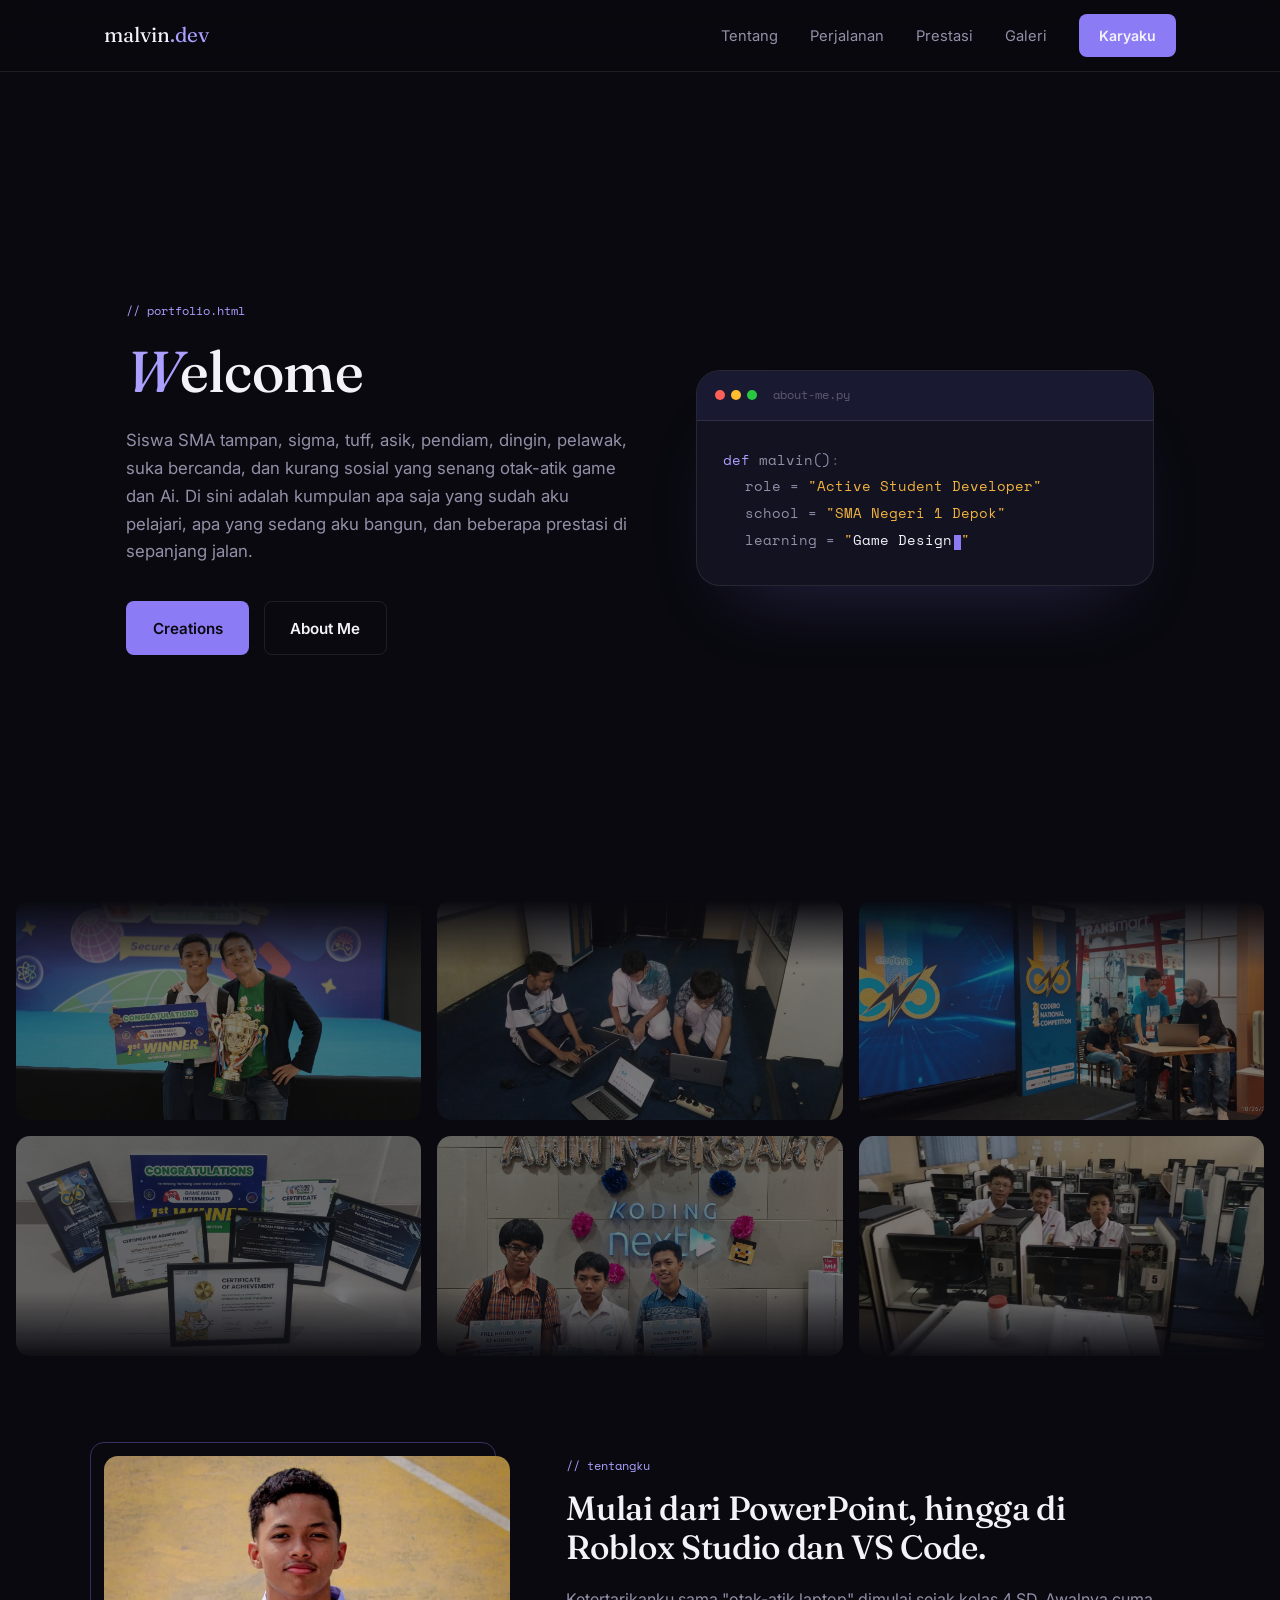
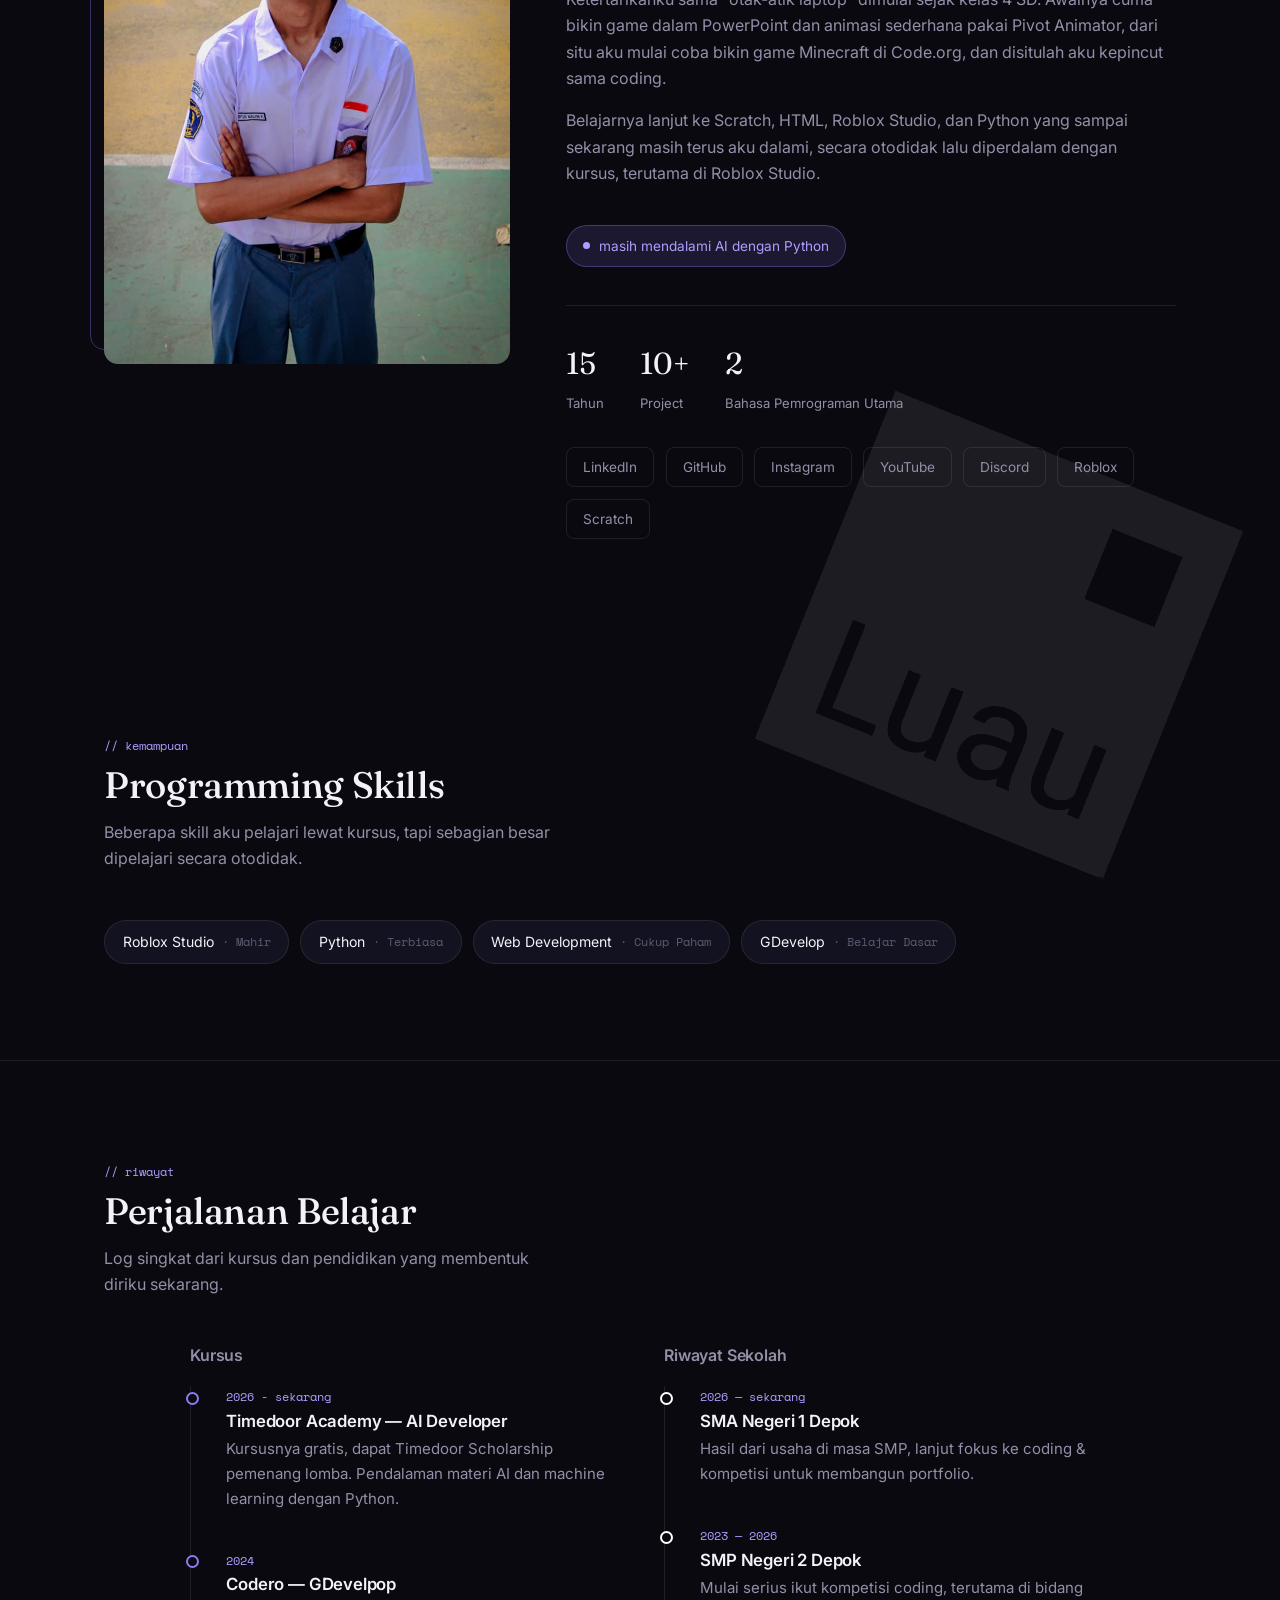
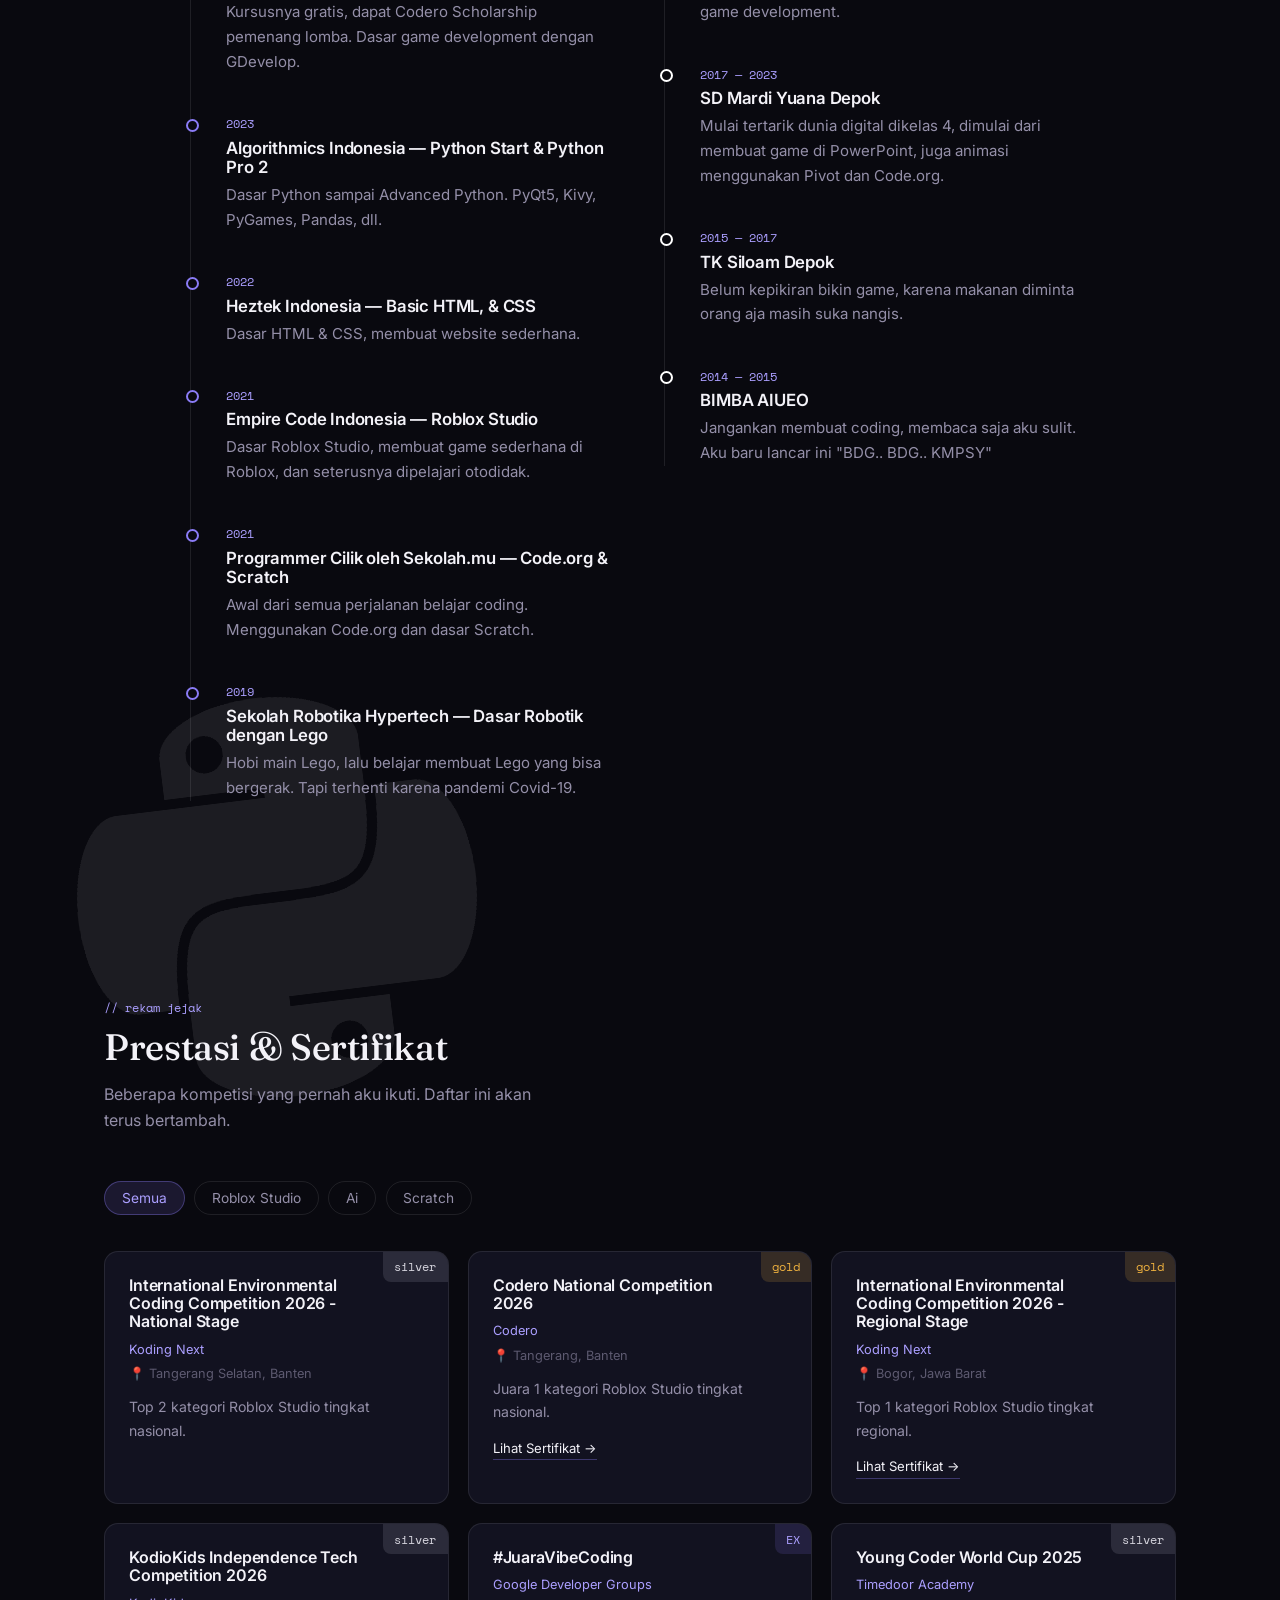
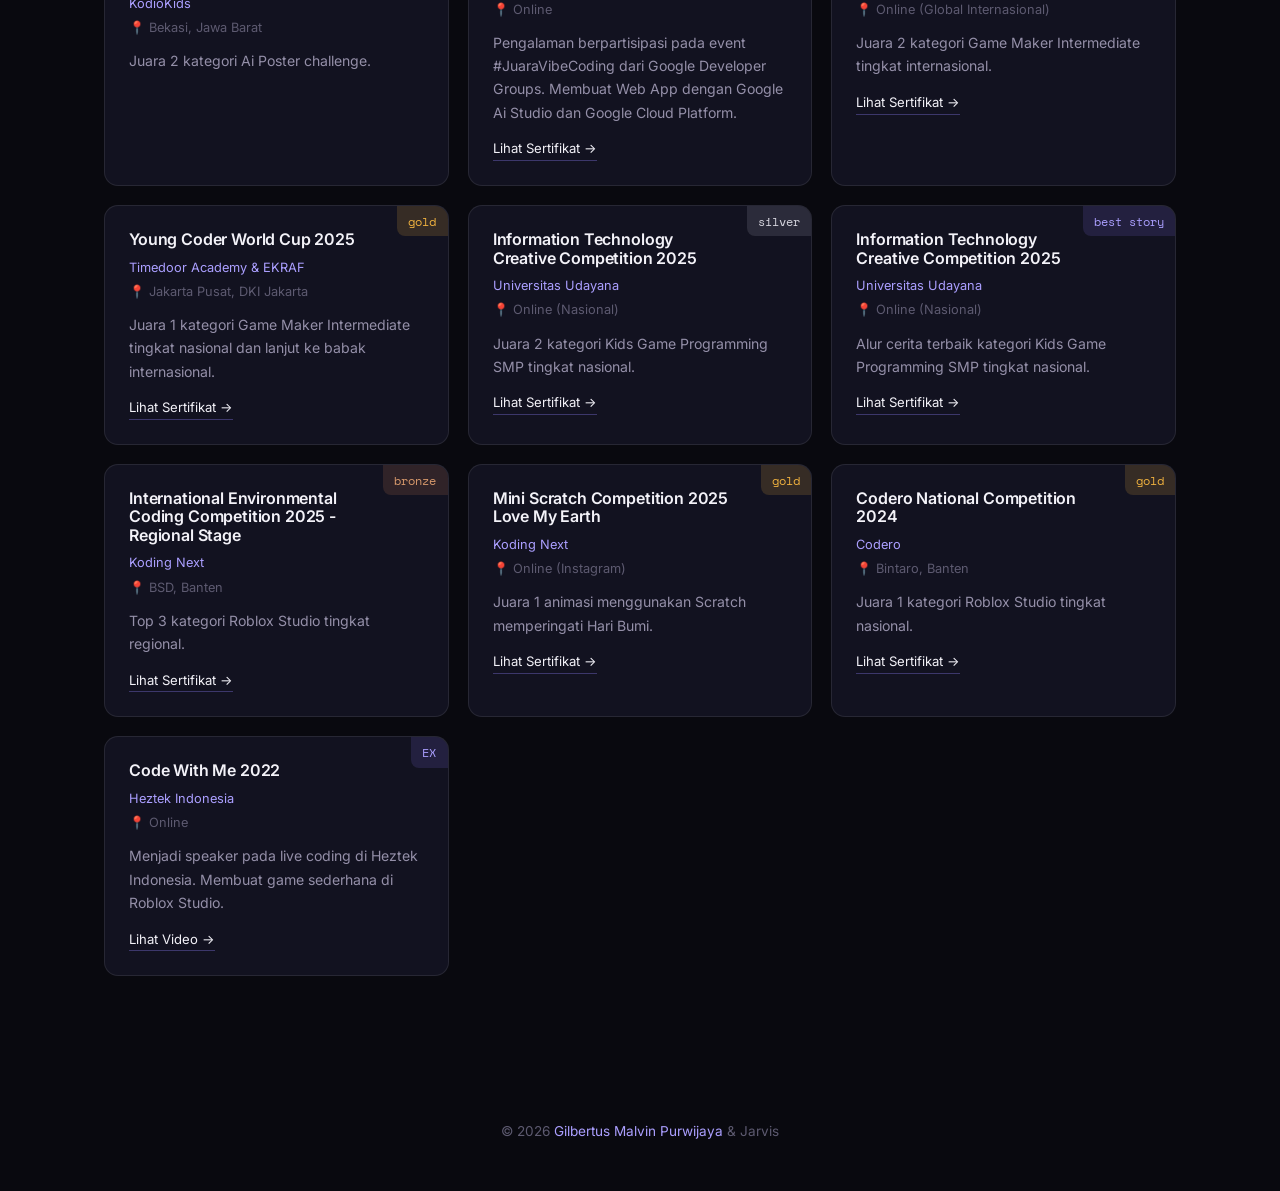
<file: index.html>
<!DOCTYPE html>
<html lang="id">
<head>
    <meta charset="UTF-8">
    <meta name="viewport" content="width=device-width, initial-scale=1.0">
    <title>malvin.dev</title>
    <link rel="icon" type="image/x-icon" href="assets/favicon.ico">
    <link rel="preconnect" href="https://fonts.googleapis.com">
    <link rel="stylesheet" href="https://fonts.googleapis.com/css2?family=Fraunces:ital,wght@0,400;0,500;0,600;1,400;1,500&family=Inter:wght@400;500;600;700&family=Space+Mono:wght@400;700&display=swap">
    <link rel="stylesheet" href="style.css">
</head>
<body>

    <!-- Navbar -->
    <nav class="navbar">
        <div class="wrap">
            <a href="#home" class="logo">malvin<span>.dev</span></a>
            <ul class="nav-links">
                <li><a href="#about">Tentang</a></li>
                <li><a href="#journey">Perjalanan</a></li>
                <li><a href="#achievements">Prestasi</a></li>
                <li><a href="gallery.html">Galeri</a></li>
                <li><a href="works.html" class="btn nav-cta">Karyaku</a></li>
            </ul>
            <button class="menu-toggle" id="menu-toggle" aria-label="Buka menu">
                <span></span><span></span><span></span>
            </button>
        </div>
    </nav>

    <div class="mobile-drawer" id="mobile-drawer">
        <a href="#about">Tentang</a>
        <a href="#journey">Perjalanan</a>
        <a href="#achievements">Prestasi</a>
        <a href="gallery.html">Galeri</a>
        <a href="works.html">Karyaku</a>
    </div>  

    <!-- Hero -->
    <section id="home" class="hero">
        <div class="wrap">
            <div class="hero-copy">
                <span class="eyebrow">// portfolio.html</span>
                <h1><em>W</em>elcome</h1>
                <p class="lede">
                    Siswa SMA tampan, sigma, tuff, asik, pendiam, dingin, pelawak, suka bercanda, dan kurang sosial yang senang otak-atik game dan Ai. Di sini adalah
                    kumpulan apa saja yang sudah aku pelajari, apa yang sedang aku bangun,
                    dan beberapa prestasi di sepanjang jalan.
                </p>
                <div class="hero-actions">
                    <a href="works.html" class="btn btn-primary">Creations</a>
                    <a href="#about" class="btn btn-ghost">About Me</a>
                </div>
            </div>

            <div class="terminal" aria-hidden="true">
                <div class="terminal-bar">
                    <span class="dot"></span><span class="dot"></span><span class="dot"></span>
                    <span class="filename">about-me.py</span>
                </div>
                <div class="terminal-body">
                    <div><span class="key">def</span> malvin()<span class="punc">:</span></div>
                    <div class="indent">role = <span class="str">"Active Student Developer"</span></div>
                    <div class="indent">school = <span class="str">"SMA Negeri 1 Depok"</span></div>
                    <div class="indent cursor-line">learning = <span class="str">"<span id="typewriter"></span><span class="cursor"></span>"</span></div>
                </div>
            </div>
        </div>
    </section>

        <!-- Gallery Strip -->
    <a href="gallery.html" class="gallery-strip" id="gallery-strip" aria-label="Lihat galeri lengkap">
        <div class="gallery-track" id="gallery-track"><!-- diisi lewat CONFIG.galleryStrip di script.js --></div>
    </a>

    <!-- About -->
    <section id="about" class="section about" style="border-bottom: none;">
        <div class="wrap">
            <div class="about-photo">
                <div class="frame"></div>
                <img src="assets/ppMm.jpeg" alt="Foto profil Malvin">
            </div>
            <div class="about-copy">
                <span class="eyebrow">// tentangku</span>
                <h2>Mulai dari PowerPoint, hingga di Roblox Studio dan VS Code.</h2>
                <p>
                    Ketertarikanku sama "otak-atik laptop" dimulai sejak kelas 4 SD.
                    Awalnya cuma bikin game dalam PowerPoint dan animasi sederhana pakai Pivot Animator, dari situ
                    aku mulai coba bikin game Minecraft di Code.org, dan disitulah aku
                    kepincut sama coding.
                </p>
                <p>
                    Belajarnya lanjut ke Scratch, HTML, Roblox Studio, dan Python yang
                    sampai sekarang masih terus aku dalami, secara otodidak lalu diperdalam dengan kursus,
                    terutama di Roblox Studio.
                </p>
                <span class="status-chip"><span class="dot-live"></span> masih mendalami AI dengan Python</span>

                <div class="stat-row">
                    <div><span class="num">15</span><span class="label">Tahun</span></div>
                    <div><span class="num">10+</span><span class="label">Project</span></div>
                    <div><span class="num">2</span><span class="label">Bahasa Pemrograman Utama</span></div>
                </div>

                <div class="social-row">
                    <a href="https://id.linkedin.com/in/gilbertus-malvin-purwijaya" target="_blank" rel="noopener">LinkedIn</a>
                    <a href="https://github.com/vyn500" target="_blank" rel="noopener">GitHub</a>
                    <a href="https://www.instagram.com/_strvynn_/" target="_blank" rel="noopener">Instagram</a>
                    <a href="https://www.youtube.com/@starvin500" target="_blank" rel="noopener">YouTube</a>
                    <a href="https://discord.com/users/866906714690158592" target="_blank" rel="noopener">Discord</a>
                    <a href="https://www.roblox.com/users/profile?username=Starvin_500" target="_blank" rel="noopener">Roblox</a>
                    <a href="https://scratch.mit.edu/users/Starvin102/" target="_blank" rel="noopener">Scratch</a>
                </div>
            </div>
        </div>
    </section>
    

    <!-- Skills -->
    <section id="skills" class="section" style="position: relative;">
        <img class="bg-logo bg-logo-luau" src="assets/logoLuau.png" alt="">
        <div class="wrap">
            <div class="section-head">
                <span class="eyebrow">// kemampuan</span>
                <h2>Programming Skills</h2>
                <p>Beberapa skill aku pelajari lewat kursus, tapi sebagian besar dipelajari secara otodidak.</p>
            </div>
            <div class="skills-grid" id="skills-grid"><!-- diisi lewat CONFIG.skills di script.js --></div>
        </div>
    </section>

    

    <!-- Journey -->
        <section id="journey" class="section" style="border-bottom: none;">
        <div class="wrap">
            <div class="section-head">
                <span class="eyebrow">// riwayat</span>
                <h2>Perjalanan Belajar</h2>
                <p>Log singkat dari kursus dan pendidikan yang membentuk diriku sekarang.</p>
            </div>
            <div class="buildlog-grid">
                <div>
                    <h3 class="buildlog-heading">Kursus</h3>
                    <div class="buildlog" id="buildlog-kursus"></div>
                </div>
                <div>
                    <h3 class="buildlog-heading">Riwayat Sekolah</h3>
                    <div class="buildlog buildlog-white" id="buildlog-sekolah"></div>
                </div>
            </div>
        </div>
    </section>

    <!-- Achievements -->
    <section id="achievements" class="section" style="position: relative; border-bottom: none;">
        <img class="bg-logo bg-logo-python" src="assets/logoPython.png" alt="">
        <div class="wrap">
            <div class="section-head">
                <span class="eyebrow">// rekam jejak</span>
                <h2>Prestasi & Sertifikat</h2>
                <p>Beberapa kompetisi yang pernah aku ikuti. Daftar ini akan terus bertambah.</p>
            </div>
            <div class="filter-row" id="filter-row"><!-- diisi otomatis dari kategori di CONFIG.achievements --></div>
            <div class="achv-grid" id="achv-grid"><!-- diisi lewat CONFIG.achievements di script.js --></div>
        </div>
    </section>

    <footer>
        <div class="wrap">
            <p>&copy; 2026 <span class="highlight">Gilbertus Malvin Purwijaya</span> & Jarvis</p>
        </div>
    </footer>

    <script src="script.js"></script>
</body>
</html>
</file>
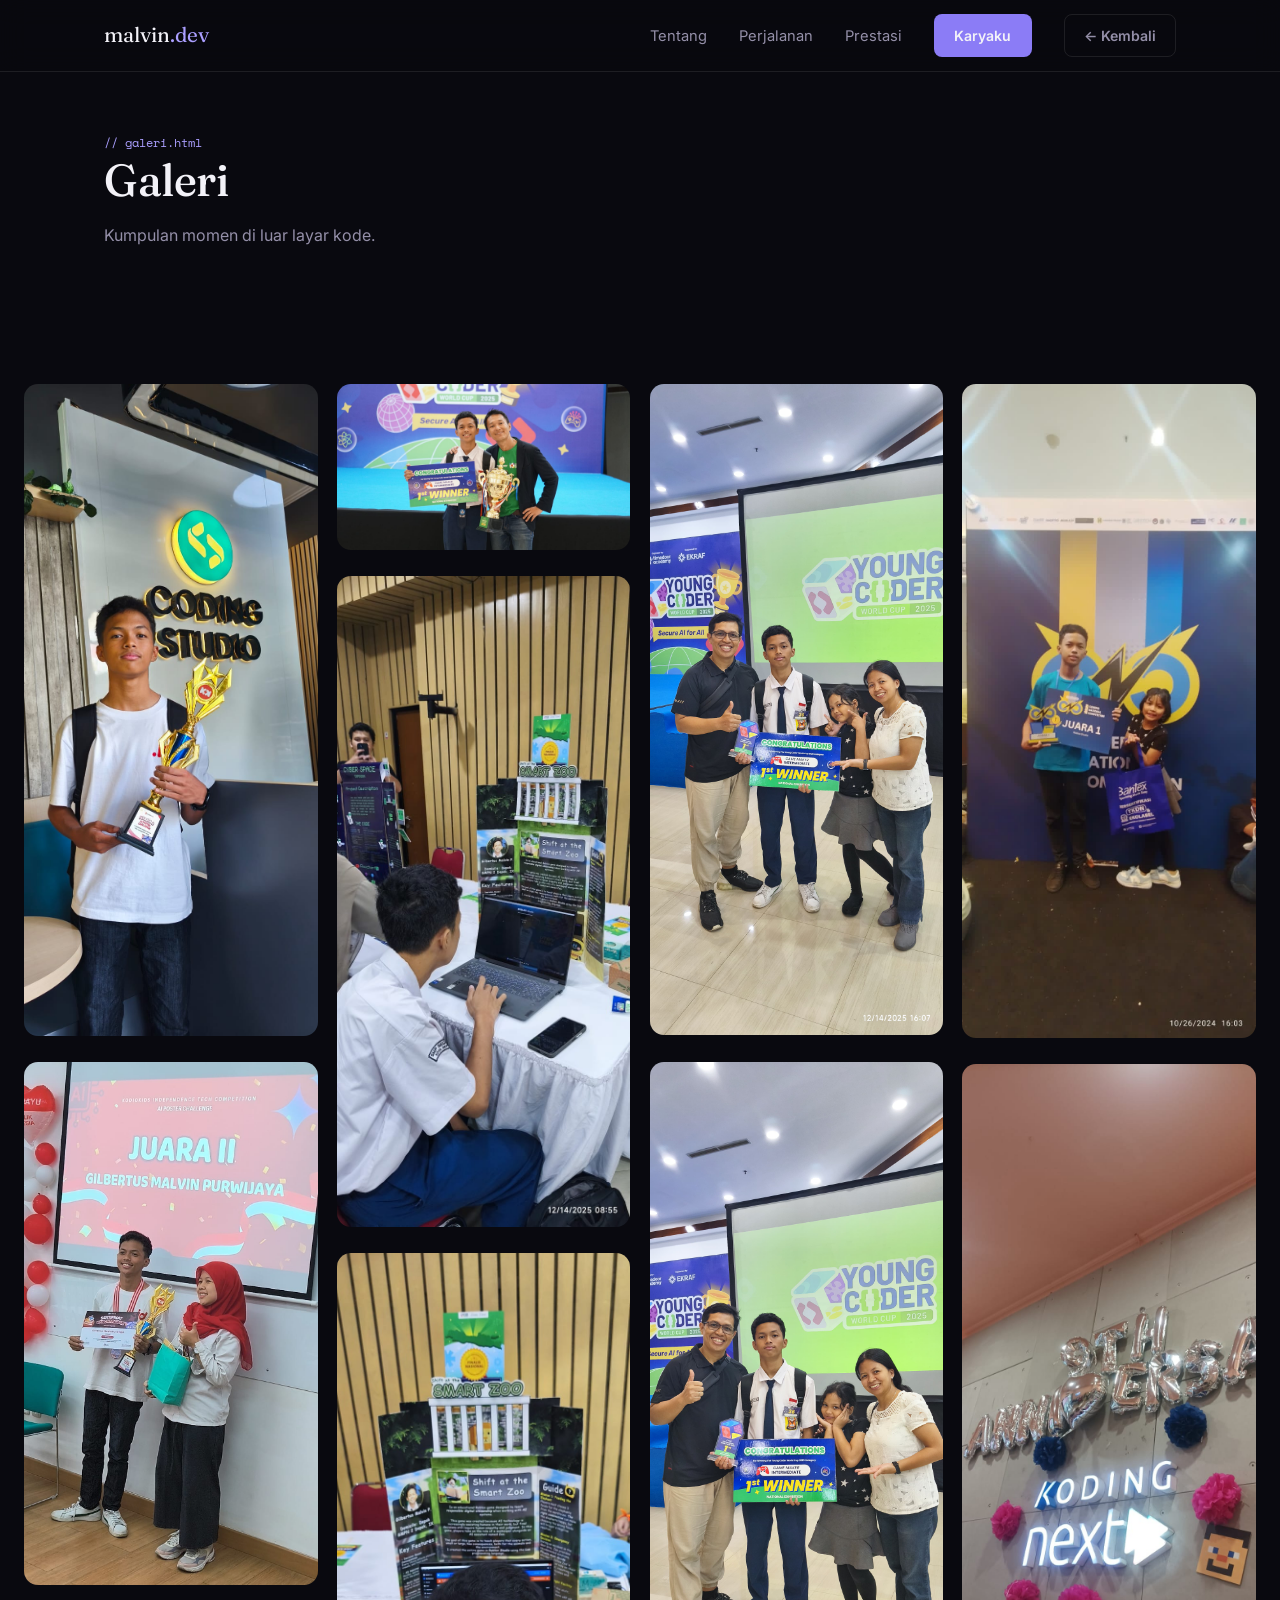
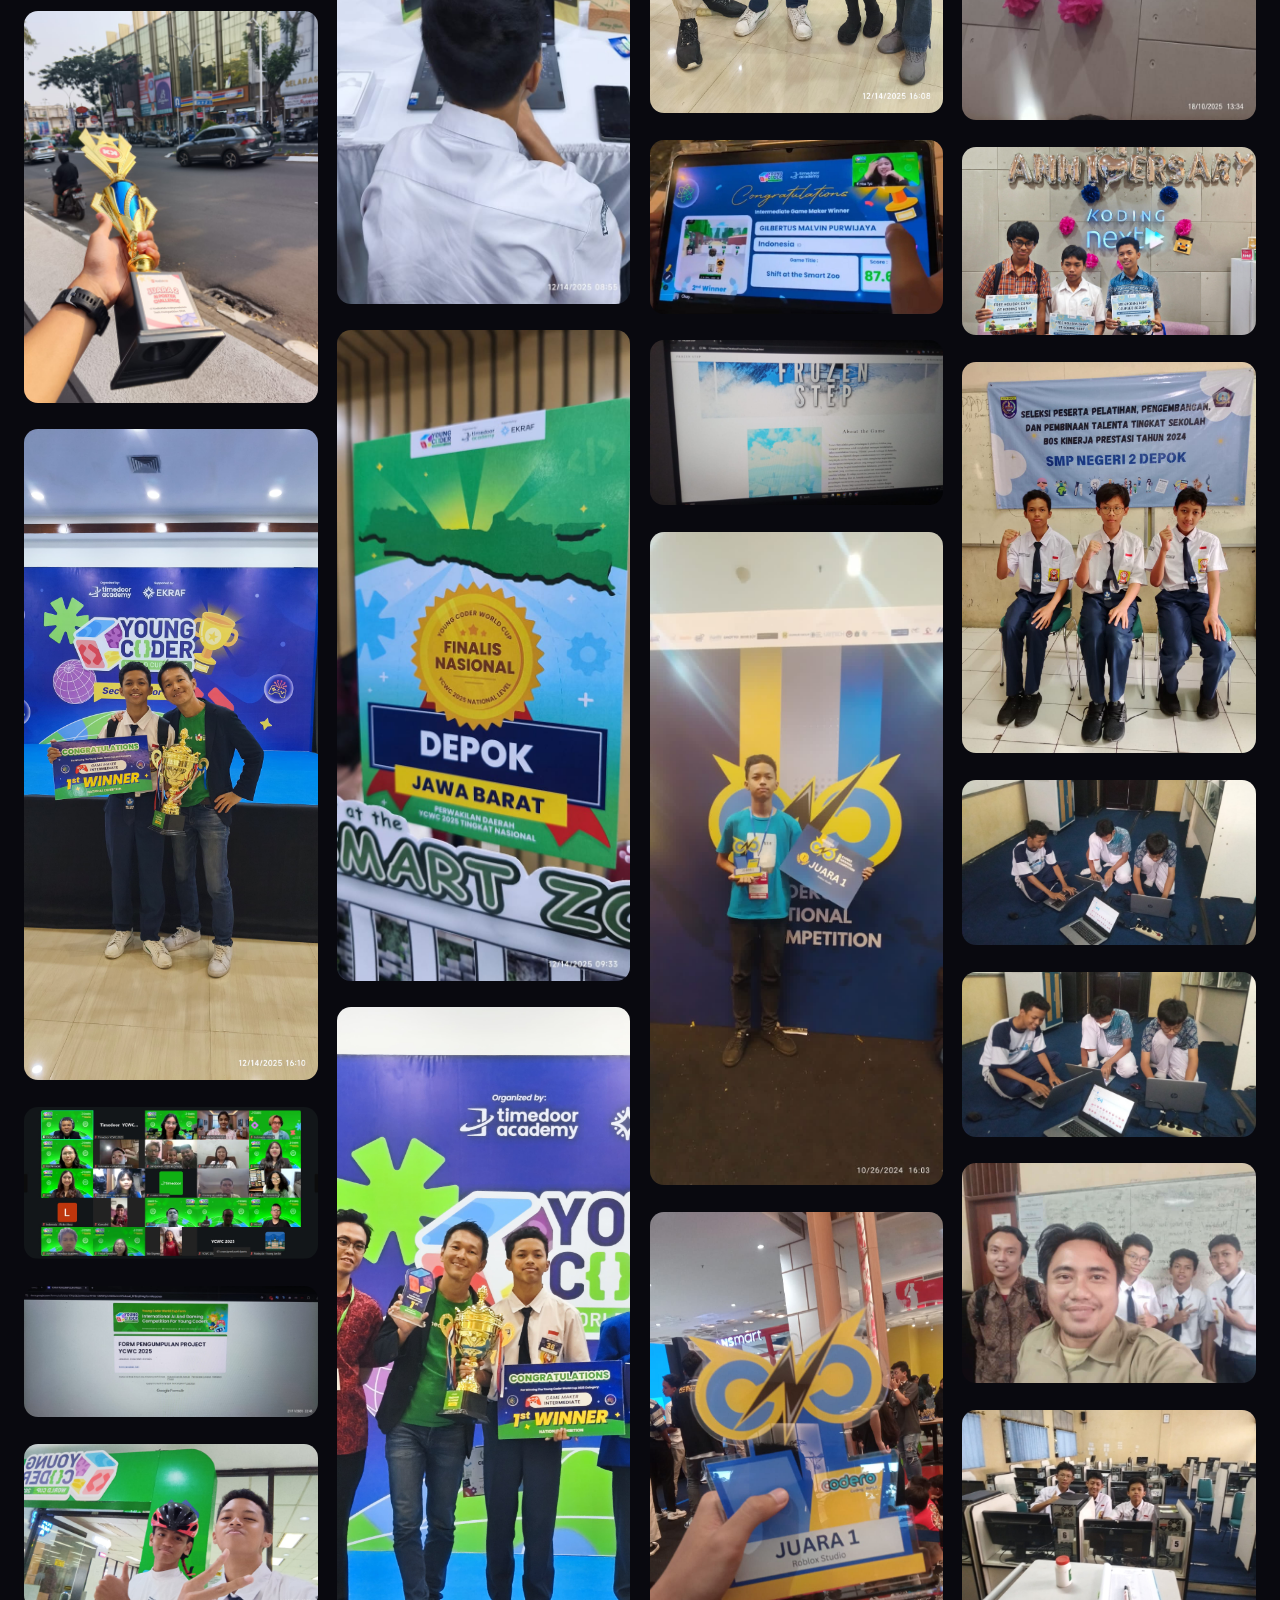
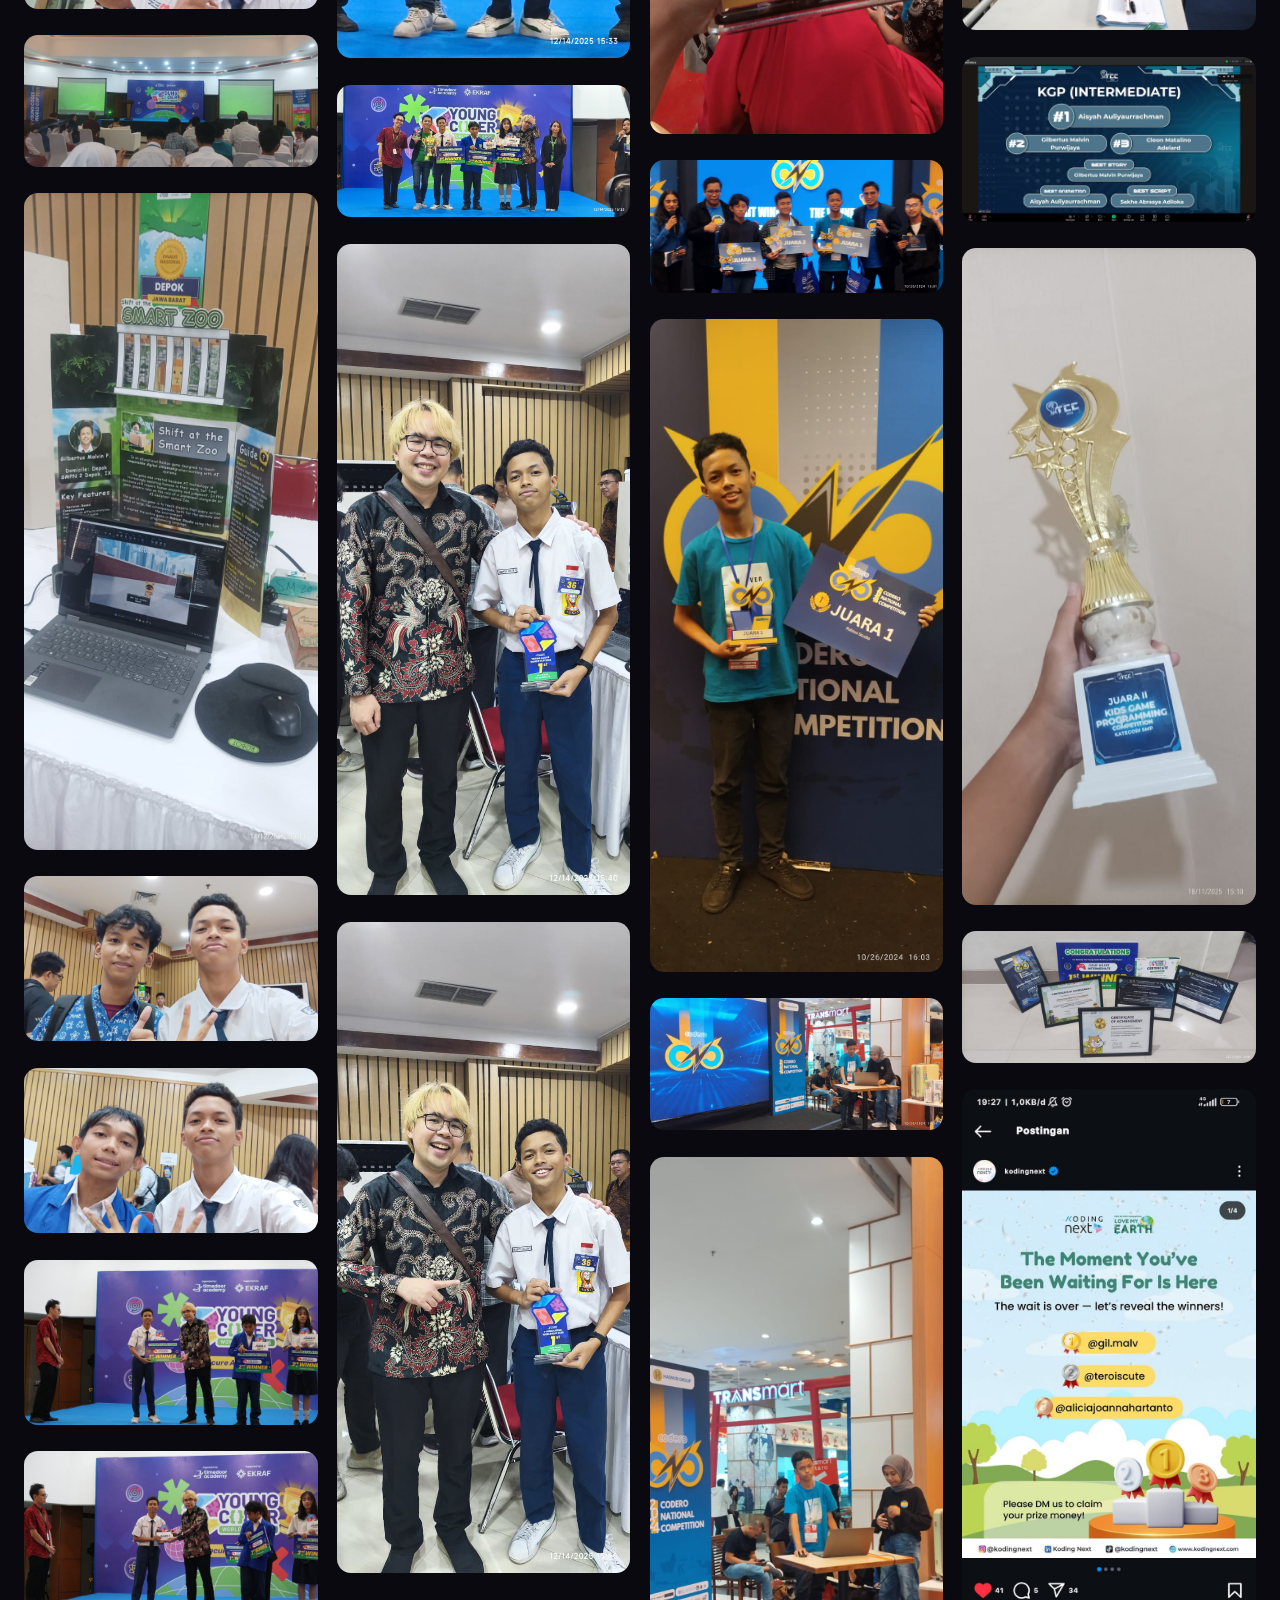
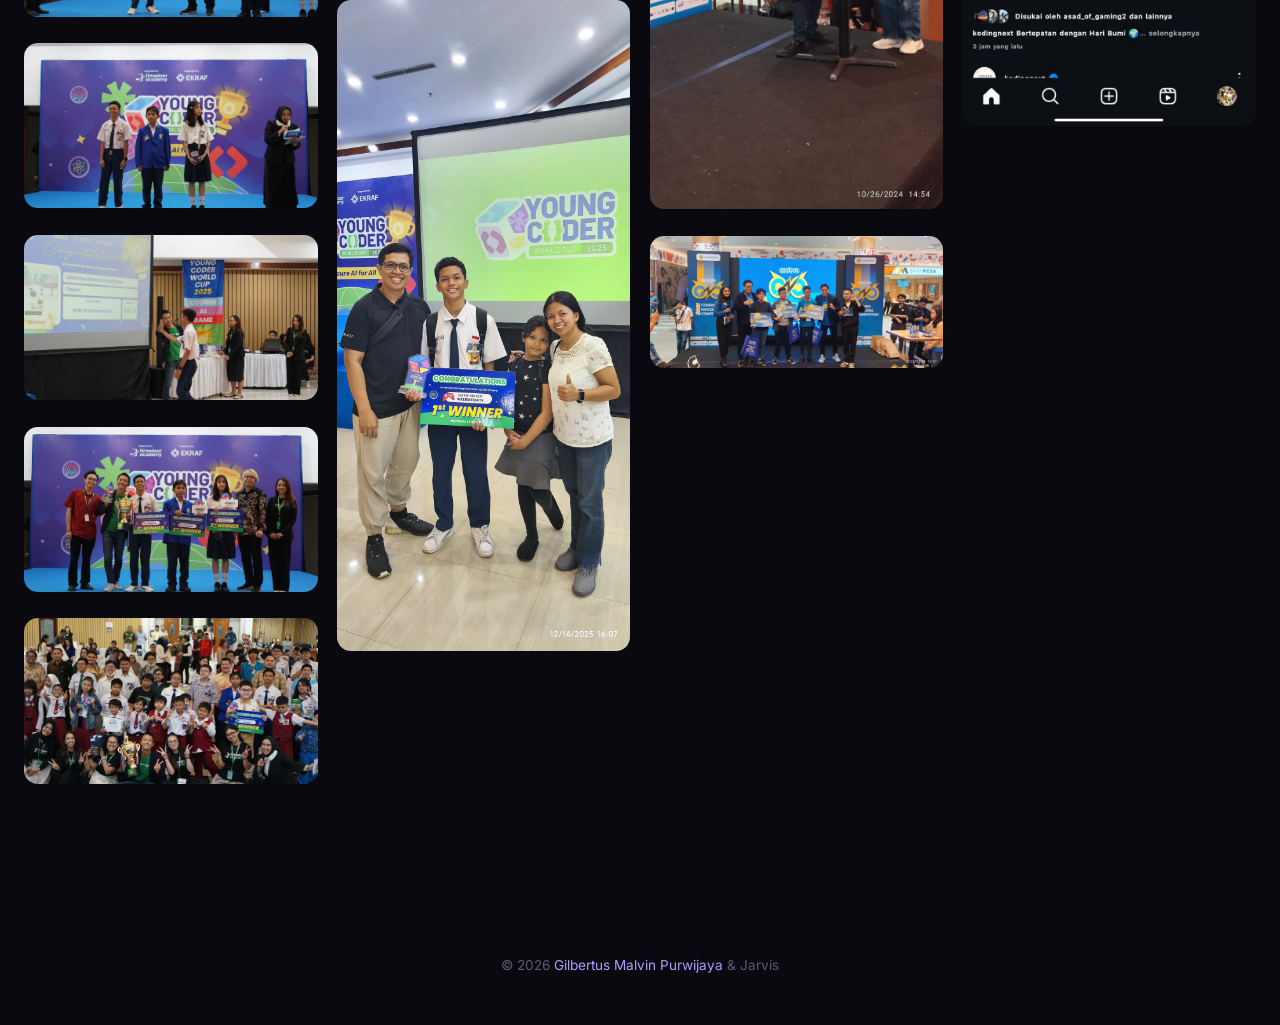
<file: gallery.html>
<!DOCTYPE html>
<html lang="id">
<head>
    <meta charset="UTF-8">
    <meta name="viewport" content="width=device-width, initial-scale=1.0">
    <title>Gallery | malvin.dev</title>
    <link rel="icon" type="image/x-icon" href="assets/favicon.ico">
    <link rel="preconnect" href="https://fonts.googleapis.com">
    <link rel="stylesheet" href="https://fonts.googleapis.com/css2?family=Fraunces:ital,wght@0,400;0,500;0,600;1,400;1,500&family=Inter:wght@400;500;600;700&family=Space+Mono:wght@400;700&display=swap">
    <link rel="stylesheet" href="style.css">
</head>
<body>

    <nav class="navbar">
        <div class="wrap">
            <a href="index.html" class="logo">malvin<span>.dev</span></a>
            <ul class="nav-links">
                <li><a href="index.html#about">Tentang</a></li>
                <li><a href="index.html#journey">Perjalanan</a></li>
                <li><a href="index.html#achievements">Prestasi</a></li>
                <li><a href="works.html" class="btn nav-cta">Karyaku</a></li>
                <li><a href="index.html" class="btn btn-ghost">← Kembali</a></li>
            </ul>
            <button class="menu-toggle" id="menu-toggle" aria-label="Buka menu">
                <span></span><span></span><span></span>
            </button>
        </div>
    </nav>

    <div class="mobile-drawer" id="mobile-drawer">
        <a href="index.html#about">Tentang</a>
        <a href="index.html#journey">Perjalanan</a>
        <a href="index.html#achievements">Prestasi</a>
        <a href="works.html">Karyaku</a>
        <a href="index.html">← Kembali ke Home</a>
    </div>

    <section class="works-hero">
        <div class="wrap">
            <span class="eyebrow">// galeri.html</span>
            <h1>Galeri</h1>
            <p>Kumpulan momen di luar layar kode.</p>
        </div>
    </section>

    <section class="section" style="border-bottom:none;">
        <div class="wrap-wide">
            <div class="masonry" id="masonry">

                <!-- KODIO -->
                <figure class="mcard">
                    <img src="assets/foto/kodioinden%20(1).jpeg" alt="Sepulang lomba kodiokids">
                    <figcaption>Sepulang lomba kodiokids</figcaption>
                </figure>
                <figure class="mcard">
                    <img src="assets/foto/kodioinden%20(2).jpeg" alt="Penyerahan Piagam">
                    <figcaption>Penyerahan Piagam</figcaption>
                </figure>
                <figure class="mcard">
                    <img src="assets/foto/kodioinden%20(3).jpeg" alt="Sepulang lomba kodiokids">
                    <figcaption>Sepulang lomba kodiokids</figcaption>
                </figure>

                <!-- YCWC -->
                <figure class="mcard">
                    <img src="assets/foto/ycwc%20(1).jpeg" alt="Foto bersama Yutaka Tokunaga, CEO Timedoor Academy">
                    <figcaption>Foto bersama Yutaka Tokunaga, CEO Timedoor Academy</figcaption>
                </figure>
                <figure class="mcard">
                    <img src="assets/foto/ycwc%20(2).jpeg" alt="Foto bersama peserta YCWC International Stage melalui Zoom">
                    <figcaption>Foto bersama peserta YCWC International Stage melalui Zoom</figcaption>
                </figure>
                <figure class="mcard">
                    <img src="assets/foto/ycwc%20(3).jpeg" alt="Bukti submission proyek YCWC">
                    <figcaption>Bukti submission proyek YCWC</figcaption>
                </figure>
                <figure class="mcard">
                    <img src="assets/foto/ycwc%20(4).jpeg" alt="Selfie dengan Prach, teman sekelas yang mampir untuk mensupportku">
                    <figcaption>Selfie dengan Prach, teman sekelas yang mampir untuk mensupportku</figcaption>
                </figure>
                <figure class="mcard">
                    <img src="assets/foto/ycwc%20(5).jpeg" alt="Gedung acara YCWC National Stage">
                    <figcaption>Gedung acara YCWC National Stage</figcaption>
                </figure>
                <figure class="mcard">
                    <img src="assets/foto/ycwc%20(6).jpeg" alt="Project Display Board Shift at The Smart Zoo">
                    <figcaption>Project Display Board Shift at The Smart Zoo</figcaption>
                </figure>
                <figure class="mcard">
                    <img src="assets/foto/ycwc%20(7).jpeg" alt="Selfie dengan Alvaro, peserta YCWC National Stage">
                    <figcaption>Selfie dengan Alvaro, peserta YCWC National Stage</figcaption>
                </figure>
                <figure class="mcard">
                    <img src="assets/foto/ycwc%20(8).jpeg" alt="Selfie dengan Jeremy, peserta YCWC National Stage">
                    <figcaption>Selfie dengan Jeremy, peserta YCWC National Stage</figcaption>
                </figure>
                <figure class="mcard">
                    <img src="assets/foto/ycwc%20(9).jpeg" alt="Penyerahan hadiah YCWC National Stage">
                    <figcaption>Penyerahan hadiah YCWC National Stage</figcaption>
                </figure>
                <figure class="mcard">
                    <img src="assets/foto/ycwc%20(10).jpeg" alt="Penyerahan hadiah YCWC National Stage">
                    <figcaption>Penyerahan hadiah YCWC National Stage</figcaption>
                </figure>
                <figure class="mcard">
                    <img src="assets/foto/ycwc%20(11).jpeg" alt="Pemanggilan pemenang YCWC National Stage">
                    <figcaption>Pemanggilan pemenang YCWC National Stage</figcaption>
                </figure>
                <figure class="mcard">
                    <img src="assets/foto/ycwc%20(12).jpeg" alt="Pemanggilan pemenang YCWC National Stage">
                    <figcaption>Pemanggilan pemenang YCWC National Stage</figcaption>
                </figure>
                <figure class="mcard">
                    <img src="assets/foto/ycwc%20(13).jpeg" alt="Foto bersama pemenang kategori Game Maker Intermediate">
                    <figcaption>Foto bersama pemenang kategori Game Maker Intermediate</figcaption>
                </figure>
                <figure class="mcard">
                    <img src="assets/foto/ycwc%20(14).jpeg" alt="Foto bersama seluruh peserta YCWC National Stage">
                    <figcaption>Foto bersama seluruh peserta YCWC National Stage</figcaption>
                </figure>
                <figure class="mcard">
                    <img src="assets/foto/ycwc%20(15).jpeg" alt="Foto bersama Yutaka Tokunaga, CEO Timedoor Academy">
                    <figcaption>Foto bersama Yutaka Tokunaga, CEO Timedoor Academy</figcaption>
                </figure>
                <figure class="mcard">
                    <img src="assets/foto/ycwc%20(16).jpeg" alt="Meja peserta YCWC National Stage">
                    <figcaption>Meja peserta YCWC National Stage</figcaption>
                </figure>
                <figure class="mcard">
                    <img src="assets/foto/ycwc%20(17).jpeg" alt="Meja peserta YCWC National Stage">
                    <figcaption>Meja peserta YCWC National Stage</figcaption>
                </figure>
                <figure class="mcard">
                    <img src="assets/foto/ycwc%20(18).jpeg" alt="Card perwakilan dari Depok, Jawa Barat">
                    <figcaption>Card perwakilan dari Depok, Jawa Barat</figcaption>
                </figure>
                <figure class="mcard">
                    <img src="assets/foto/ycwc%20(19).jpeg" alt="Foto bersama pemenang YCWC National Stage">
                    <figcaption>Foto bersama pemenang YCWC National Stage</figcaption>
                </figure>
                <figure class="mcard">
                    <img src="assets/foto/ycwc%20(20).jpeg" alt="Foto bersama pemenang YCWC National Stage">
                    <figcaption>Foto bersama pemenang YCWC National Stage</figcaption>
                </figure>
                <figure class="mcard">
                    <img src="assets/foto/ycwc%20(21).jpeg" alt="Foto bersama Calvin Mona, juri perwakilan Asosiasi Game Indonesia">
                    <figcaption>Foto bersama Calvin Mona, juri perwakilan Asosiasi Game Indonesia</figcaption>
                </figure>
                <figure class="mcard">
                    <img src="assets/foto/ycwc%20(22).jpeg" alt="Foto bersama Calvin Mona, juri perwakilan Asosiasi Game Indonesia">
                    <figcaption>Foto bersama Calvin Mona, juri perwakilan Asosiasi Game Indonesia</figcaption>
                </figure>
                <figure class="mcard">
                    <img src="assets/foto/ycwc%20(23).jpeg" alt="Foto bersama keluargaku selesai lomba">
                    <figcaption>Foto bersama keluargaku selesai lomba</figcaption>
                </figure>
                <figure class="mcard">
                    <img src="assets/foto/ycwc%20(24).jpeg" alt="Foto bersama keluargaku selesai lomba">
                    <figcaption>Foto bersama keluargaku selesai lomba</figcaption>
                </figure>
                <figure class="mcard">
                    <img src="assets/foto/ycwc%20(25).jpeg" alt="Foto bersama keluargaku selesai lomba">
                    <figcaption>Foto bersama keluargaku selesai lomba</figcaption>
                </figure>
                <figure class="mcard">
                    <img src="assets/foto/ycwc%20(26).jpeg" alt="Pengumuman pemenang YCWC International Stage melalui Zoom">
                    <figcaption>Pengumuman pemenang YCWC International Stage melalui Zoom</figcaption>
                </figure>

                <!-- CNC -->
                <figure class="mcard">
                    <img src="assets/foto/cnc24.jpeg" alt="Web Page Frozen Step">
                    <figcaption>Web Page Frozen Step</figcaption>
                </figure>
                <figure class="mcard">
                    <img src="assets/foto/cnc24%20(1).jpeg" alt="Selesai lomba CNC">
                    <figcaption>Selesai lomba CNC</figcaption>
                </figure>
                <figure class="mcard">
                    <img src="assets/foto/cnc24%20(2).jpeg" alt="Piala Juara I">
                    <figcaption>Piala Juara I</figcaption>
                </figure>
                <figure class="mcard">
                    <img src="assets/foto/cnc24%20(3).jpeg" alt="Foto bersama pemenang CNC 2024">
                    <figcaption>Foto bersama pemenang CNC 2024</figcaption>
                </figure>
                <figure class="mcard">
                    <img src="assets/foto/cnc24%20(4).jpeg" alt="Selesai lomba CNC">
                    <figcaption>Selesai lomba CNC</figcaption>
                </figure>
                <figure class="mcard">
                    <img src="assets/foto/cnc24%20(5).jpeg" alt="Sesi presentasi proyek">
                    <figcaption>Sesi presentasi proyek</figcaption>
                </figure>
                <figure class="mcard">
                    <img src="assets/foto/cnc24%20(6).jpeg" alt="Sesi presentasi proyek">
                    <figcaption>Sesi presentasi proyek</figcaption>
                </figure>
                <figure class="mcard">
                    <img src="assets/foto/cnc24%20(7).jpeg" alt="Foto bersama pemenang CNC 2024">
                    <figcaption>Foto bersama pemenang CNC 2024</figcaption>
                </figure>
                <figure class="mcard">
                    <img src="assets/foto/cnc24%20(8).jpeg" alt="Selesai lomba CNC">
                    <figcaption>Selesai lomba CNC</figcaption>
                </figure>

                <!-- IECC -->
                <figure class="mcard">
                    <img src="assets/foto/iecc25%20(1).jpeg" alt="Logo dinding Koding Next BSD">
                    <figcaption>Logo dinding Koding Next BSD</figcaption>
                </figure>
                <figure class="mcard">
                    <img src="assets/foto/iecc25%20(2).jpeg" alt="Foto pemenang IECC 2025 regional stage">
                    <figcaption>Foto pemenang IECC 2025 regional stage</figcaption>
                </figure>

                <!-- OPSI -->
                <figure class="mcard">
                    <img src="assets/foto/opsi%20(1).jpeg" alt="Foto bersama tim OPSI Informatika SMPN 2 Depok">
                    <figcaption>Foto bersama tim OPSI Informatika SMPN 2 Depok</figcaption>
                </figure>
                <figure class="mcard">
                    <img src="assets/foto/opsi%20(2).jpeg" alt="Pelatihan OPSI Informatika SMPN 2 Depok">
                    <figcaption>Pelatihan OPSI Informatika SMPN 2 Depok</figcaption>
                </figure>
                <figure class="mcard">
                    <img src="assets/foto/opsi%20(3).jpeg" alt="Pelatihan OPSI Informatika SMPN 2 Depok">
                    <figcaption>Pelatihan OPSI Informatika SMPN 2 Depok</figcaption>
                </figure>
                <figure class="mcard">
                    <img src="assets/foto/opsi%20(4).jpeg" alt="Foto selfie peserta dan guru pembimbing OPSI">
                    <figcaption>Foto selfie peserta dan guru pembimbing OPSI</figcaption>
                </figure>
                <figure class="mcard">
                    <img src="assets/foto/opsi%20(5).jpeg" alt="Pelatihan OPSI Informatika SMPN 2 Depok">
                    <figcaption>Pelatihan OPSI Informatika SMPN 2 Depok</figcaption>
                </figure>

                <!-- ITCC -->
                <figure class="mcard">
                    <img src="assets/foto/itcc25%20(1).jpeg" alt="Pengumuman Juara">
                    <figcaption>Pengumuman Juara</figcaption>
                </figure>
                <figure class="mcard">
                    <img src="assets/foto/itcc25%20(2).jpeg" alt="Piala Juara II">
                    <figcaption>Piala Juara II</figcaption>
                </figure>

                <!-- Lain-lain -->
                <figure class="mcard">
                    <img src="assets/foto/aq.jpeg" alt="Kumpulan sertifikat">
                    <figcaption>Kumpulan sertifikat</figcaption>
                </figure>
                <figure class="mcard">
                    <img src="assets/foto/scratch.jpeg" alt="Postingan Instagram oleh Koding Next">
                    <figcaption>Postingan Instagram oleh Koding Next</figcaption>
                </figure>

            </div>
        </div>
    </section>

    <footer>
        <div class="wrap">
            <p>&copy; 2026 <span class="highlight">Gilbertus Malvin Purwijaya</span> & Jarvis</p>
        </div>
    </footer>

    <script src="script.js"></script>
</body>
</html>
</file>
<file: style.css>
/* ============================================
   DESIGN TOKENS
   ============================================ */
:root {
    --bg: #09090f;
    --bg-raised: #121220;
    --bg-raised-2: #191932;
    --ink: #f3f2f8;
    --ink-muted: #948fa8;
    --ink-faint: #5d5a70;
    --purple: #8b7cf6;
    --purple-bright: #ab9fff;
    --purple-dim: rgba(139, 124, 246, 0.14);
    --purple-line: rgba(139, 124, 246, 0.35);
    --amber: #f0b23f;
    --line: rgba(255, 255, 255, 0.09);

    --radius-sm: 8px;
    --radius-md: 14px;
    --radius-lg: 24px;

    --font-display: 'Fraunces', Georgia, serif;
    --font-body: 'Inter', -apple-system, sans-serif;
    --font-tag: 'Space Mono', 'Courier New', monospace;

    --container: 1120px;
    --nav-h: 72px;
}

* { margin: 0; padding: 0; box-sizing: border-box; }

html { scroll-behavior: smooth; scroll-padding-top: var(--nav-h); }

body {
    background: var(--bg);
    color: var(--ink);
    font-family: var(--font-body);
    font-size: 16px;
    line-height: 1.65;
    -webkit-font-smoothing: antialiased;
}

img { display: block; max-width: 100%; }
a { color: inherit; }

.wrap {
    max-width: var(--container);
    margin: 0 auto;
    padding: 0 24px;
}

.wrap-wide {
    max-width: 1480px;
    margin: 0 auto;
    padding: 0 24px;
}

.eyebrow {
    font-family: var(--font-tag);
    font-size: 0.78rem;
    color: var(--purple-bright);
}

h1, h2, h3 {
    font-family: var(--font-display);
    font-weight: 500;
    line-height: 1.15;
    letter-spacing: -0.01em;
}

em { font-style: italic; color: var(--purple-bright); }

.section {
    padding: 96px 0;
    border-bottom: 1px solid var(--line);
}

.section-head {
    max-width: 560px;
    margin-bottom: 48px;
}

.section-head h2 {
    font-size: clamp(1.7rem, 3vw, 2.3rem);
    margin-top: 0.4rem;
}

.section-head p {
    color: var(--ink-muted);
    margin-top: 0.8rem;
    max-width: 46ch;
}

/* ============================================
   BUTTONS
   ============================================ */
.btn {
    display: inline-flex;
    align-items: center;
    gap: 0.5rem;
    padding: 0.85rem 1.6rem;
    border-radius: var(--radius-sm);
    font-family: var(--font-body);
    font-weight: 600;
    font-size: 0.95rem;
    text-decoration: none;
    transition: transform 0.2s ease, box-shadow 0.2s ease, background 0.2s ease;
    cursor: pointer;
    border: 1px solid transparent;
}

.btn-primary {
    background: var(--purple);
    color: #0a0910;
}
.btn-primary:hover { transform: translateY(-2px); box-shadow: 0 12px 24px -8px var(--purple-line); }

.btn-ghost {
    border-color: var(--line);
    color: var(--ink);
}
.btn-ghost:hover { border-color: var(--purple-line); color: var(--purple-bright); }

/* ============================================
   NAVBAR
   ============================================ */
.navbar {
    position: fixed;
    top: 0; left: 0; right: 0;
    height: var(--nav-h);
    display: flex;
    align-items: center;
    z-index: 1000;
    background: rgba(9, 9, 15, 0.72);
    backdrop-filter: blur(14px);
    border-bottom: 1px solid var(--line);
}

.navbar .wrap {
    width: 100%;
    display: flex;
    align-items: center;
    justify-content: space-between;
}

.logo {
    font-family: var(--font-display);
    font-size: 1.3rem;
    text-decoration: none;
    color: var(--ink);
}
.logo span { color: var(--purple-bright); }

.nav-links {
    list-style: none;
    display: flex;
    align-items: center;
    gap: 2rem;
}

.nav-links a {
    text-decoration: none;
    color: var(--ink-muted);
    font-size: 0.92rem;
    transition: color 0.2s;
}
.nav-links a:hover { color: var(--ink); }

.nav-links .btn { padding: 0.55rem 1.2rem; font-size: 0.88rem; }

.nav-links a.nav-cta {
    color: var(--ink);
    background: var(--purple);
}
.nav-links a.nav-cta:hover {
    background: var(--ink);
    color: var(--purple);
}

.menu-toggle {
    display: none;
    flex-direction: column;
    gap: 5px;
    background: none;
    border: none;
    cursor: pointer;
    padding: 8px;
}
.menu-toggle span {
    width: 22px; height: 2px;
    background: var(--ink);
    border-radius: 2px;
    transition: transform 0.25s ease, opacity 0.25s ease;
}
.menu-toggle.active span:nth-child(1) { transform: translateY(6px) rotate(45deg); }
.menu-toggle.active span:nth-child(2) { opacity: 0; }
.menu-toggle.active span:nth-child(3) { transform: translateY(-6px) rotate(-45deg); }

.mobile-drawer {
    position: fixed;
    top: var(--nav-h); left: 0; right: 0;
    background: var(--bg-raised);
    border-bottom: 1px solid var(--line);
    display: flex;
    flex-direction: column;
    padding: 1.5rem 24px 2rem;
    gap: 1.1rem;
    transform: translateY(-8px);
    opacity: 0;
    pointer-events: none;
    transition: all 0.25s ease;
    z-index: 999;
}
.mobile-drawer.active { transform: translateY(0); opacity: 1; pointer-events: auto; }
.mobile-drawer a {
    text-decoration: none;
    color: var(--ink);
    font-size: 1.05rem;
}

/* ============================================
   HERO
   ============================================ */
.hero {
    min-height: 100svh;
    display: flex;
    align-items: center;
    padding-top: calc(var(--nav-h) + 32px);
    padding-bottom: 48px;
}

.hero .wrap {
    display: grid;
    grid-template-columns: 1.05fr 0.95fr;
    gap: 4rem;
    align-items: center;
}

.hero-copy .eyebrow { display: block; margin-bottom: 1.1rem; }

.hero-copy h1 {
    font-size: clamp(2.4rem, 5vw, 3.6rem);
}

.hero-copy .lede {
    color: var(--ink-muted);
    margin-top: 1.4rem;
    max-width: 46ch;
    font-size: 1.05rem;
}

.hero-actions {
    display: flex;
    gap: 0.9rem;
    margin-top: 2.2rem;
    flex-wrap: wrap;
}

/* Terminal mockup */
.terminal {
    background: var(--bg-raised);
    border: 1px solid var(--line);
    border-radius: var(--radius-lg);
    overflow: hidden;
    box-shadow: 0 40px 80px -40px rgba(139, 124, 246, 0.25);
}

.terminal-bar {
    display: flex;
    align-items: center;
    gap: 0.4rem;
    padding: 0.9rem 1.1rem;
    background: var(--bg-raised-2);
    border-bottom: 1px solid var(--line);
}
.terminal-bar .dot { width: 10px; height: 10px; border-radius: 50%; background: var(--ink-faint); }
.terminal-bar .dot:nth-child(1) { background: #ff5f57; }
.terminal-bar .dot:nth-child(2) { background: #febc2e; }
.terminal-bar .dot:nth-child(3) { background: #28c840; }
.terminal-bar .filename {
    margin-left: 0.6rem;
    font-family: var(--font-tag);
    font-size: 0.78rem;
    color: var(--ink-faint);
}

.terminal-body {
    padding: 1.6rem 1.6rem 2rem;
    font-family: var(--font-tag);
    font-size: 0.88rem;
    color: var(--ink-muted);
    line-height: 1.9;
}
.terminal-body .key { color: var(--purple-bright); }
.terminal-body .str { color: var(--amber); }
.terminal-body .punc { color: var(--ink-faint); }
.terminal-body .indent { padding-left: 1.4rem; }
.cursor-line #typewriter { color: var(--ink); }
.cursor {
    display: inline-block;
    width: 7px; height: 1.05em;
    background: var(--purple);
    margin-left: 2px;
    vertical-align: text-bottom;
    animation: blink 1s step-start infinite;
}
@keyframes blink { 50% { opacity: 0; } }

/* ============================================
   ABOUT
   ============================================ */
.about .wrap {
    display: grid;
    grid-template-columns: 0.8fr 1.2fr;
    gap: 3.5rem;
    align-items: start;
}

.about-photo { position: relative; }
.about-photo .frame {
    position: absolute;
    top: -14px; left: -14px; right: 14px; bottom: 14px;
    border: 1.5px solid var(--purple-line);
    border-radius: var(--radius-md);
    z-index: 0;
}
.about-photo img {
    position: relative;
    z-index: 1;
    width: 100%;
    aspect-ratio: 4 / 5;
    object-fit: cover;
    border-radius: var(--radius-md);
}

.about-copy .eyebrow { display: block; margin-bottom: 0.8rem; }
.about-copy h2 { font-size: clamp(1.6rem, 3vw, 2.1rem); margin-bottom: 1.2rem; }
.about-copy p { color: var(--ink-muted); margin-bottom: 1rem; max-width: 60ch; }

.status-chip {
    display: inline-flex;
    align-items: center;
    gap: 0.55rem;
    margin-top: 1.4rem;
    padding: 0.55rem 1rem;
    background: var(--purple-dim);
    border: 1px solid var(--purple-line);
    border-radius: 999px;
    font-size: 0.85rem;
    color: var(--purple-bright);
}
.status-chip .dot-live {
    width: 7px; height: 7px; border-radius: 50%;
    background: var(--purple-bright);
    animation: blink 1.4s ease-in-out infinite;
}

.stat-row {
    display: flex;
    gap: 2.2rem;
    margin-top: 2.4rem;
    padding-top: 2rem;
    border-top: 1px solid var(--line);
    flex-wrap: wrap;
}
.stat-row .num {
    font-family: var(--font-display);
    font-size: 1.9rem;
    color: var(--ink);
    display: block;
}
.stat-row .label { font-size: 0.82rem; color: var(--ink-muted); }

.social-row {
    display: flex;
    gap: 0.7rem;
    margin-top: 2rem;
    flex-wrap: wrap;
}
.social-row a {
    padding: 0.5rem 1rem;
    border: 1px solid var(--line);
    border-radius: var(--radius-sm);
    text-decoration: none;
    font-size: 0.85rem;
    color: var(--ink-muted);
    transition: all 0.2s;
}
.social-row a:hover { border-color: var(--purple-line); color: var(--purple-bright); }

/* ============================================
   SKILLS
   ============================================ */
.skills-grid { display: flex; flex-wrap: wrap; gap: 0.7rem; }
.skill-chip {
    display: inline-flex;
    align-items: center;
    gap: 0.5rem;
    padding: 0.6rem 1.1rem;
    background: var(--bg-raised);
    border: 1px solid var(--line);
    border-radius: 999px;
    font-size: 0.88rem;
    transition: border-color 0.2s;
}
.skill-chip:hover { border-color: var(--purple-line); }
.skill-chip .lvl { font-family: var(--font-tag); font-size: 0.72rem; color: var(--ink-faint); }

/* ============================================
   JOURNEY — build log
   ============================================ */
.buildlog-grid {
    display: grid;
    grid-template-columns: 1fr 1fr;
    gap: 3rem;
    justify-content: center;
    max-width: 900px;
    margin: 0 auto;
}

.buildlog-heading {
    font-size: 1rem;
    font-family: var(--font-body);
    font-weight: 600;
    color: var(--ink-muted);
    margin-bottom: 1.4rem;
}

.buildlog { border-left: 1px solid var(--line); }

.buildlog-white .log-entry::before { border-color: #ffffff; }

@media (max-width: 700px) {
    .buildlog-grid { grid-template-columns: 1fr; gap: 2.5rem; }
}

.log-entry { position: relative; padding: 0 0 2.4rem 2.2rem; }
.log-entry::before {
    content: '';
    position: absolute;
    left: -5px; top: 0.35rem;
    width: 9px; height: 9px;
    border-radius: 50%;
    background: var(--bg);
    border: 2px solid var(--purple);
}
.log-entry:last-child { padding-bottom: 0; }

.log-tag {
    font-family: var(--font-tag);
    font-size: 0.76rem;
    color: var(--purple-bright);
    display: block;
    margin-bottom: 0.35rem;
}
.log-entry h3 { font-size: 1.05rem; font-weight: 600; font-family: var(--font-body); }
.log-entry p { color: var(--ink-muted); margin-top: 0.35rem; font-size: 0.94rem; max-width: 55ch; }

/* ============================================
   ACHIEVEMENTS
   ============================================ */
.filter-row { display: flex; gap: 0.6rem; margin-bottom: 2.2rem; flex-wrap: wrap; }
.filter-btn {
    padding: 0.5rem 1.05rem;
    border-radius: 999px;
    border: 1px solid var(--line);
    background: transparent;
    color: var(--ink-muted);
    font-family: var(--font-body);
    font-size: 0.86rem;
    cursor: pointer;
    transition: all 0.2s;
}
.filter-btn:hover { color: var(--ink); }
.filter-btn.active {
    background: var(--purple-dim);
    border-color: var(--purple-line);
    color: var(--purple-bright);
}

.achv-grid {
    display: grid;
    grid-template-columns: repeat(auto-fill, minmax(280px, 1fr));
    gap: 1.2rem;
}

.achv-card {
    position: relative;
    background: var(--bg-raised);
    border: 1px solid var(--line);
    border-radius: var(--radius-md);
    padding: 1.5rem;
    transition: border-color 0.2s, transform 0.2s;
    overflow: hidden;
}
.achv-card:hover { border-color: var(--purple-line); transform: translateY(-3px); }

.achv-rank {
    position: absolute;
    top: 0; right: 0;
    font-family: var(--font-tag);
    font-size: 0.72rem;
    padding: 0.35rem 0.7rem;
    border-bottom-left-radius: var(--radius-sm);
    background: var(--purple-dim);
    color: var(--purple-bright);
}
.achv-rank.gold { background: rgba(240, 178, 63, 0.16); color: var(--amber); }
.achv-rank.silver { background: rgba(200, 200, 210, 0.14); color: #d6d5de; }
.achv-rank.bronze { background: rgba(205, 127, 80, 0.16); color: #d99a6c; }

.achv-card h3 { font-size: 1rem; font-family: var(--font-body); font-weight: 600; margin-right: 3.5rem; }
.achv-org { color: var(--purple-bright); font-size: 0.8rem; margin-top: 0.5rem; }
.achv-loc { color: var(--ink-faint); font-size: 0.8rem; margin-top: 0.2rem; }
.achv-desc { color: var(--ink-muted); font-size: 0.88rem; margin-top: 0.7rem; }
.achv-card a.cert {
    display: inline-block;
    margin-top: 0.9rem;
    font-size: 0.82rem;
    color: var(--ink);
    text-decoration: none;
    border-bottom: 1px solid var(--purple-line);
}
.achv-card a.cert:hover { color: var(--purple-bright); }
.achv-card a.link {
    display: inline-block;
    margin-top: 0.9rem;
    font-size: 0.82rem;
    color: var(--ink);
    text-decoration: none;
    border-bottom: 1px solid var(--purple-line);
}
.achv-card a.link:hover { color: var(--purple-bright); }

/* ============================================
   WORKS GRID (works.html)
   ============================================ */
.works-hero { padding: calc(var(--nav-h) + 56px) 0 40px; }
.works-hero h1 { font-size: clamp(2rem, 4vw, 2.8rem); }
.works-hero p { color: var(--ink-muted); margin-top: 1rem; max-width: 50ch; }

.works-grid {
    display: grid;
    grid-template-columns: repeat(auto-fill, minmax(300px, 1fr));
    gap: 1.6rem;
}

.project-card {
    background: var(--bg-raised);
    border: 1px solid var(--line);
    border-radius: var(--radius-md);
    overflow: hidden;
    transition: border-color 0.2s, transform 0.2s;
}
.project-card:hover { border-color: var(--purple-line); transform: translateY(-4px); }

.project-img { aspect-ratio: 16/9; overflow: hidden; background: var(--bg-raised-2); }
.project-img img { width: 100%; height: 100%; object-fit: cover; transition: transform 0.4s ease; }
.project-card:hover .project-img img { transform: scale(1.04); }

.project-body { padding: 1.4rem; }
.project-body h3 { font-family: var(--font-body); font-size: 1.05rem; font-weight: 600; }
.project-body p { color: var(--ink-muted); font-size: 0.9rem; margin-top: 0.5rem; }
.project-link { display: inline-block; margin-top: 0.8rem; font-size: 0.85rem; color: var(--purple-bright); text-decoration: none; }
.project-tags { display: flex; gap: 0.4rem; margin-top: 1rem; flex-wrap: wrap; }
.project-tags span {
    font-size: 0.72rem;
    padding: 0.28rem 0.65rem;
    background: var(--purple-dim);
    color: var(--purple-bright);
    border-radius: 999px;
}

/* ============================================
   FOOTER
   ============================================ */
footer { padding: 3rem 0; text-align: center; }
footer p { color: var(--ink-faint); font-size: 0.85rem; }
footer .highlight { color: var(--purple-bright); }

/* ============================================
   REVEAL (single restrained pass)
   ============================================ */
.reveal { opacity: 0; transform: translateY(16px); transition: opacity 0.6s ease, transform 0.6s ease; }
.reveal.visible { opacity: 1; transform: translateY(0); }

/* ============================================
   GALLERY STRIP — background-like, homepage
   ============================================ */
.gallery-strip {
    position: relative;
    display: block;
    height: 460px;
    overflow: hidden;
    text-decoration: none;
    -webkit-mask-image: linear-gradient(to bottom, transparent, black 15%, black 85%, transparent);
    mask-image: linear-gradient(to bottom, transparent, black 15%, black 85%, transparent);
}

.gallery-track {
    display: flex;
    gap: 1rem;
    height: 100%;
    padding: 0 1rem;
}

.gcol { flex: 1; overflow: hidden; position: relative; }
.gcol-inner { display: flex; flex-direction: column; gap: 1rem; width: 100%; }

.gcol-up .gcol-inner { animation: scrollUp 34s linear infinite; }
.gcol-down .gcol-inner { animation: scrollDown 38s linear infinite; }

@keyframes scrollUp { from { transform: translateY(0); } to { transform: translateY(-50%); } }
@keyframes scrollDown { from { transform: translateY(-50%); } to { transform: translateY(0); } }

.gcard {
    width: 100%;
    height: 220px;
    object-fit: cover;
    display: block;
    border-radius: var(--radius-md);
    flex-shrink: 0;
    filter: brightness(0.5) saturate(0.85);
    transition: filter 0.35s ease, box-shadow 0.35s ease;
}
.gcard:hover {
    filter: brightness(1.05) saturate(1.1);
    box-shadow: 0 0 36px rgba(255, 255, 255, 0.719);
}

@media (max-width: 900px) {
    .gallery-strip { height: 340px; }
    .gcard { height: 160px; }
    .gcol:nth-child(4) { display: none; }
}
@media (max-width: 560px) {
    .gallery-strip { height: 280px; }
    .gcard { height: 130px; }
    .gcol:nth-child(3) { display: none; }
}
@media (prefers-reduced-motion: reduce) {
    .gcol-inner { animation: none !important; }
}

/* ============================================
   GALLERY PAGE — masonry (gallery.html)
   ============================================ */
.masonry { column-count: 4; column-gap: 1.2rem; }

.mcard {
    position: relative;
    display: inline-block;
    width: 100%;
    break-inside: avoid;
    margin-bottom: 1.2rem;
    border-radius: var(--radius-md);
    overflow: hidden;
}
.mcard img { width: 100%; display: block; transition: filter 0.35s ease, transform 0.35s ease; }
.mcard::after {
    content: "";
    position: absolute; inset: 0;
    box-shadow: inset 0 -90px 70px -40px rgba(0, 0, 0, 0);
    transition: box-shadow 0.35s ease;
    pointer-events: none;
}
.mcard figcaption {
    position: absolute;
    left: 1.1rem; bottom: 0.9rem; right: 1.1rem;
    color: #fff;
    font-size: 0.85rem;
    opacity: 0;
    transform: translateY(6px);
    transition: opacity 0.3s ease, transform 0.3s ease;
}
.mcard:hover img { filter: brightness(0.82); transform: scale(1.04); }
.mcard:hover::after { box-shadow: inset 0 -90px 70px -40px rgba(0, 0, 0, 0.548); }
.mcard:hover figcaption { opacity: 1; transform: translateY(0); }

@media (max-width: 1200px) { .masonry { column-count: 3; } }
@media (max-width: 900px) { .masonry { column-count: 2; } }
@media (max-width: 560px) { .masonry { column-count: 1; } }

/* ============================================
   RESPONSIVE
   ============================================ */
@media (max-width: 900px) {
    .hero .wrap { grid-template-columns: 1fr; gap: 2.5rem; }
    .hero { padding-top: calc(var(--nav-h) + 24px); min-height: auto; }
    .about .wrap { grid-template-columns: 1fr; }
    .about-photo { max-width: 320px; margin: 0 auto; }
    .nav-links { display: none; }
    .menu-toggle { display: flex; }
}

@media (max-width: 560px) {
    .section { padding: 64px 0; }
    .stat-row { gap: 1.5rem; }
    .hero-actions .btn { flex: 1; justify-content: center; }
}

@media (prefers-reduced-motion: reduce) {
    * { animation-duration: 0.01ms !important; transition-duration: 0.01ms !important; }
    .reveal { opacity: 1; transform: none; }
}

a:focus-visible, button:focus-visible {
    outline: 2px solid var(--purple);
    outline-offset: 3px;
}

/* ============================================
   BACKGROUND LANGUAGE LOGOS — decorative watermark
   ============================================ */
.bg-logo {
    position: absolute;
    z-index: -1;
    opacity: 0.08;
    pointer-events: none;
    user-select: none;
}

.bg-logo-luau {
    width: 460px;
    right: 4%;
    top: 0;
    transform: translateY(-50%) rotate(7deg);
}

.bg-logo-python {
    width: 400px;
    left: 6%;              /* diubah dari "right" ke "left" sesuai permintaanmu barusan */
    top: 0;
    transform: translateY(-50%) rotate(-7deg);
}

@media (max-width: 900px) {
    .bg-logo-luau  { width: 260px; right: -20px; }
    .bg-logo-python { width: 230px; left: -10px; }
}

@media (max-width: 560px) {
    .bg-logo-luau  { width: 170px; opacity: 0.07; }
    .bg-logo-python { width: 150px; opacity: 0.07; }
}
</file>
